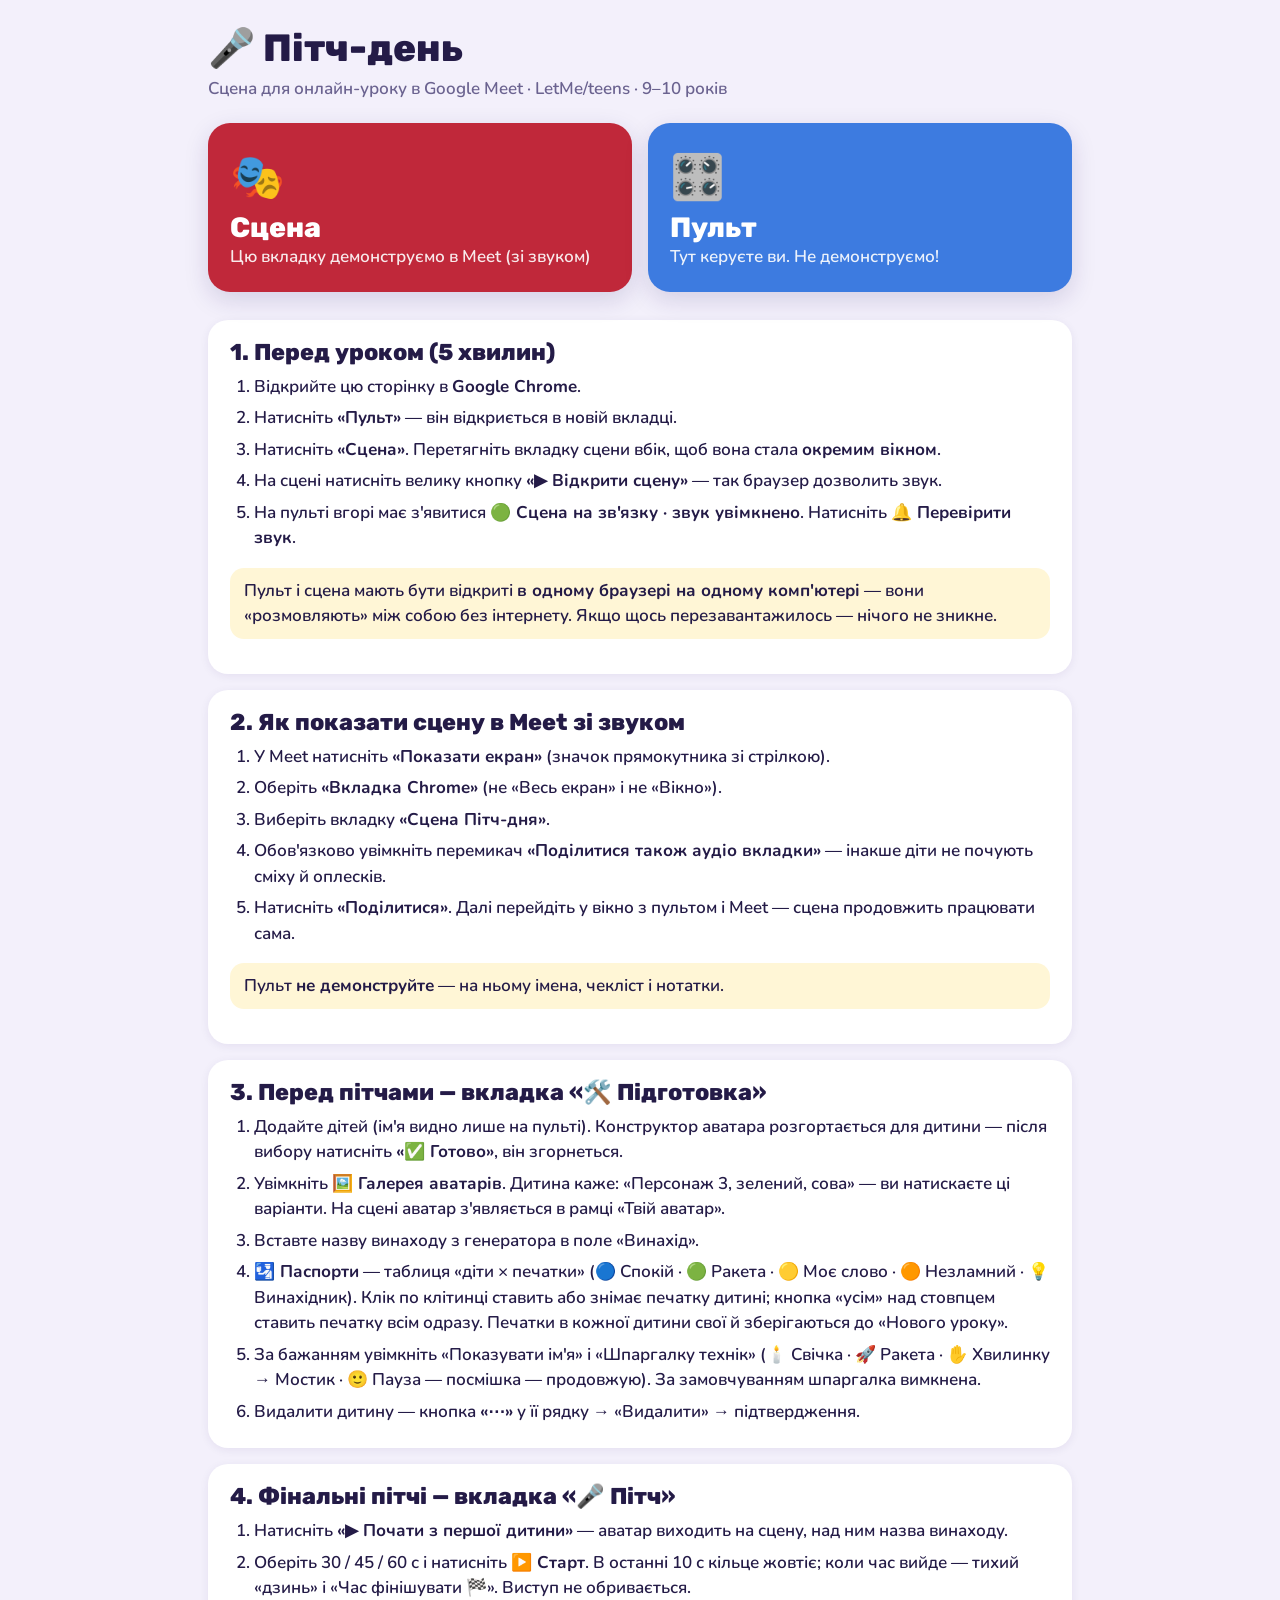
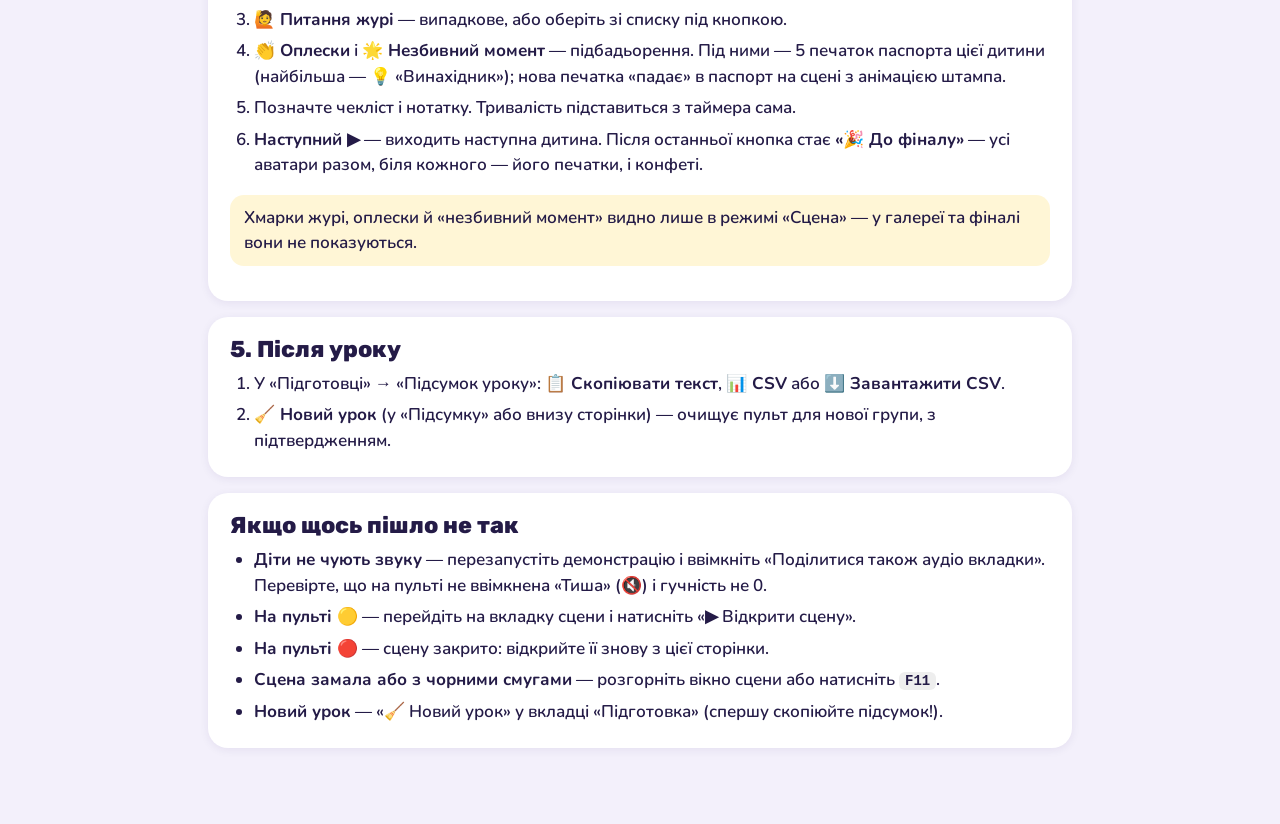
<file: index.html>
<!doctype html>
<html lang="uk">
<head>
  <meta charset="utf-8">
  <meta name="viewport" content="width=device-width, initial-scale=1">
  <title>Пітч-день · LetMe/teens</title>
  <link href="https://fonts.googleapis.com/css2?family=Nunito:wght@600;800;900&family=Rubik:wght@700;800&display=swap" rel="stylesheet">
  <style>
    :root {
      --font-main: 'Nunito', 'Segoe UI', Arial, sans-serif;
      --font-title: 'Rubik', 'Nunito', Arial, sans-serif;
      --bg: #f3f0fb; --card: #fff; --text: #241b47; --muted: #6b6390;
      --stage: #c0283a; --pult: #3d7be0; --accent: #ffcf3f;
    }
    * { box-sizing: border-box; }
    body { margin: 0; background: var(--bg); color: var(--text); font: 600 17px/1.5 var(--font-main); }
    .wrap { max-width: 900px; margin: 0 auto; padding: 28px 18px 60px; }
    h1 { font: 800 38px/1.1 var(--font-title); margin: 0 0 6px; }
    .sub { color: var(--muted); margin: 0 0 22px; }
    .cards { display: grid; grid-template-columns: repeat(auto-fit, minmax(260px, 1fr)); gap: 16px; margin-bottom: 28px; }
    .card { display: block; text-decoration: none; color: #fff; border-radius: 22px; padding: 22px; box-shadow: 0 8px 24px rgba(40, 20, 100, .15); }
    .card b { display: block; font: 800 28px var(--font-title); }
    .card span { opacity: .9; }
    .card.stage { background: var(--stage); }
    .card.pult { background: var(--pult); }
    .card .e { font-size: 44px; }
    section { background: var(--card); border-radius: 20px; padding: 18px 22px; margin-bottom: 16px; box-shadow: 0 2px 10px rgba(40, 20, 100, .07); }
    h2 { font: 800 23px var(--font-title); margin: 0 0 8px; }
    ol, ul { padding-left: 24px; margin: 6px 0; }
    li { margin-bottom: 6px; }
    .note { background: #fff6d6; border-radius: 14px; padding: 10px 14px; }
    kbd { background: #eee; border-radius: 6px; padding: 1px 6px; font-size: 14px; }
  </style>
</head>
<body>
  <div class="wrap">
    <h1>🎤 Пітч-день</h1>
    <p class="sub">Сцена для онлайн-уроку в Google Meet · LetMe/teens · 9–10 років</p>

    <div class="cards">
      <a class="card stage" href="stage.html" target="_blank" rel="noopener"><div class="e">🎭</div><b>Сцена</b><span>Цю вкладку демонструємо в Meet (зі звуком)</span></a>
      <a class="card pult" href="pult.html" target="_blank" rel="noopener"><div class="e">🎛️</div><b>Пульт</b><span>Тут керуєте ви. Не демонструємо!</span></a>
    </div>

    <section>
      <h2>1. Перед уроком (5 хвилин)</h2>
      <ol>
        <li>Відкрийте цю сторінку в <b>Google Chrome</b>.</li>
        <li>Натисніть <b>«Пульт»</b> — він відкриється в новій вкладці.</li>
        <li>Натисніть <b>«Сцена»</b>. Перетягніть вкладку сцени вбік, щоб вона стала <b>окремим вікном</b>.</li>
        <li>На сцені натисніть велику кнопку <b>«▶ Відкрити сцену»</b> — так браузер дозволить звук.</li>
        <li>На пульті вгорі має з'явитися <b>🟢 Сцена на зв'язку · звук увімкнено</b>. Натисніть <b>🔔 Перевірити звук</b>.</li>
      </ol>
      <p class="note">Пульт і сцена мають бути відкриті <b>в одному браузері на одному комп'ютері</b> — вони «розмовляють» між собою без інтернету. Якщо щось перезавантажилось — нічого не зникне.</p>
    </section>

    <section>
      <h2>2. Як показати сцену в Meet зі звуком</h2>
      <ol>
        <li>У Meet натисніть <b>«Показати екран»</b> (значок прямокутника зі стрілкою).</li>
        <li>Оберіть <b>«Вкладка Chrome»</b> (не «Весь екран» і не «Вікно»).</li>
        <li>Виберіть вкладку <b>«Сцена Пітч-дня»</b>.</li>
        <li>Обов'язково увімкніть перемикач <b>«Поділитися також аудіо вкладки»</b> — інакше діти не почують сміху й оплесків.</li>
        <li>Натисніть <b>«Поділитися»</b>. Далі перейдіть у вікно з пультом і Meet — сцена продовжить працювати сама.</li>
      </ol>
      <p class="note">Пульт <b>не демонструйте</b> — на ньому імена, чекліст і нотатки.</p>
    </section>

    <section>
      <h2>3. Перед пітчами — вкладка «🛠️ Підготовка»</h2>
      <ol>
        <li>Додайте дітей (ім'я видно лише на пульті). Конструктор аватара розгортається для дитини — після вибору натисніть <b>«✅ Готово»</b>, він згорнеться.</li>
        <li>Увімкніть <b>🖼️ Галерея аватарів</b>. Дитина каже: «Персонаж 3, зелений, сова» — ви натискаєте ці варіанти. На сцені аватар з'являється в рамці «Твій аватар».</li>
        <li>Вставте назву винаходу з генератора в поле «Винахід».</li>
        <li><b>🛂 Паспорти</b> — таблиця «діти × печатки» (🔵 Спокій · 🟢 Ракета · 🟡 Моє слово · 🟠 Незламний · 💡 Винахідник). Клік по клітинці ставить або знімає печатку дитині; кнопка «усім» над стовпцем ставить печатку всім одразу. Печатки в кожної дитини свої й зберігаються до «Нового уроку».</li>
        <li>За бажанням увімкніть «Показувати ім'я» і «Шпаргалку технік» (🕯️ Свічка · 🚀 Ракета · ✋ Хвилинку → Мостик · 🙂 Пауза — посмішка — продовжую). За замовчуванням шпаргалка вимкнена.</li>
        <li>Видалити дитину — кнопка <b>«⋯»</b> у її рядку → «Видалити» → підтвердження.</li>
      </ol>
    </section>

    <section>
      <h2>4. Фінальні пітчі — вкладка «🎤 Пітч»</h2>
      <ol>
        <li>Натисніть <b>«▶ Почати з першої дитини»</b> — аватар виходить на сцену, над ним назва винаходу.</li>
        <li>Оберіть 30 / 45 / 60 с і натисніть <b>▶️ Старт</b>. В останні 10 с кільце жовтіє; коли час вийде — тихий «дзинь» і «Час фінішувати 🏁». Виступ не обривається.</li>
        <li><b>🙋 Питання журі</b> — випадкове, або оберіть зі списку під кнопкою.</li>
        <li><b>👏 Оплески</b> і <b>🌟 Незбивний момент</b> — підбадьорення. Під ними — 5 печаток паспорта цієї дитини (найбільша — 💡 «Винахідник»); нова печатка «падає» в паспорт на сцені з анімацією штампа.</li>
        <li>Позначте чекліст і нотатку. Тривалість підставиться з таймера сама.</li>
        <li><b>Наступний ▶</b> — виходить наступна дитина. Після останньої кнопка стає <b>«🎉 До фіналу»</b> — усі аватари разом, біля кожного — його печатки, і конфеті.</li>
      </ol>
      <p class="note">Хмарки журі, оплески й «незбивний момент» видно лише в режимі «Сцена» — у галереї та фіналі вони не показуються.</p>
    </section>

    <section>
      <h2>5. Після уроку</h2>
      <ol>
        <li>У «Підготовці» → «Підсумок уроку»: <b>📋 Скопіювати текст</b>, <b>📊 CSV</b> або <b>⬇️ Завантажити CSV</b>.</li>
        <li><b>🧹 Новий урок</b> (у «Підсумку» або внизу сторінки) — очищує пульт для нової групи, з підтвердженням.</li>
      </ol>
    </section>

    <section>
      <h2>Якщо щось пішло не так</h2>
      <ul>
        <li><b>Діти не чують звуку</b> — перезапустіть демонстрацію і ввімкніть «Поділитися також аудіо вкладки». Перевірте, що на пульті не ввімкнена «Тиша» (🔇) і гучність не 0.</li>
        <li><b>На пульті 🟡</b> — перейдіть на вкладку сцени і натисніть «▶ Відкрити сцену».</li>
        <li><b>На пульті 🔴</b> — сцену закрито: відкрийте її знову з цієї сторінки.</li>
        <li><b>Сцена замала або з чорними смугами</b> — розгорніть вікно сцени або натисніть <kbd>F11</kbd>.</li>
        <li><b>Новий урок</b> — «🧹 Новий урок» у вкладці «Підготовка» (спершу скопіюйте підсумок!).</li>
      </ul>
    </section>
  </div>
</body>
</html>
</file>
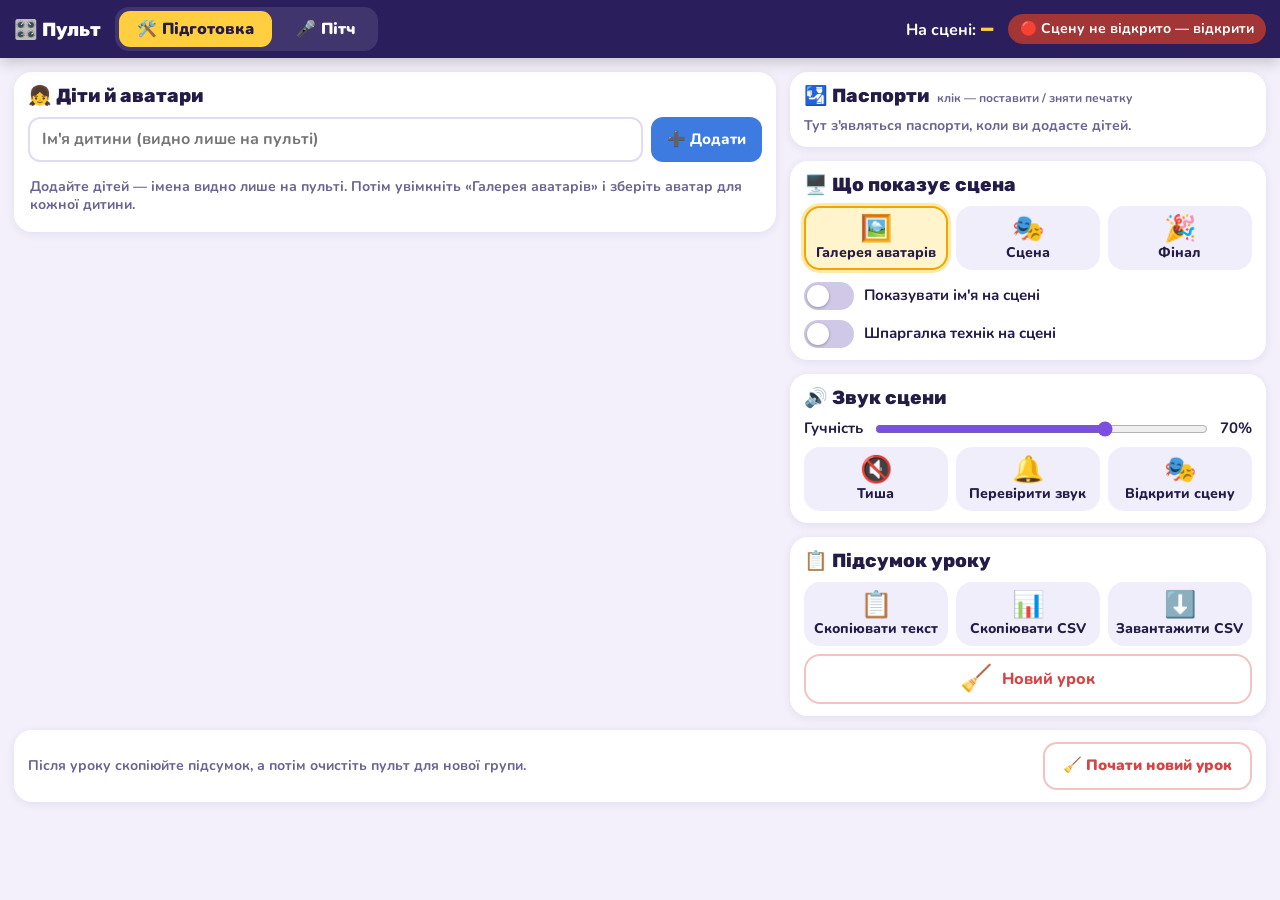
<file: pult.html>
<!doctype html>
<html lang="uk">
<head>
  <meta charset="utf-8">
  <meta name="viewport" content="width=device-width, initial-scale=1">
  <title>Пульт Пітч-дня</title>
  <link rel="preconnect" href="https://fonts.googleapis.com">
  <link rel="preconnect" href="https://fonts.gstatic.com" crossorigin>
  <link href="https://fonts.googleapis.com/css2?family=Nunito:wght@600;700;800;900&family=Rubik:wght@700;800&display=swap" rel="stylesheet">
  <link rel="stylesheet" href="css/avatars.css">
  <link rel="stylesheet" href="css/pult.css">
</head>
<body>
  <!-- ШАПКА: вкладки, поточна дитина, стан сцени -->
  <header class="top">
    <div class="brand" title="Цю вкладку не демонструємо">🎛️ Пульт</div>
    <nav class="tabs" role="tablist">
      <button class="tab" data-tab="prep" type="button" role="tab">🛠️ Підготовка</button>
      <button class="tab" data-tab="pitch" type="button" role="tab">🎤 Пітч</button>
    </nav>
    <div class="now">На сцені: <b id="now-name">—</b></div>
    <a id="status" class="status off" href="stage.html" target="_blank" rel="noopener">🔴 Сцену не відкрито</a>
  </header>

  <!-- ================= ПІДГОТОВКА ================= -->
  <main id="tab-prep" class="tab-page prep">
    <section class="card kids">
      <h2>👧 Діти й аватари</h2>
      <form id="add-form" class="add-row" autocomplete="off">
        <input id="new-name" type="text" placeholder="Ім'я дитини (видно лише на пульті)" maxlength="40">
        <button class="btn-inline" type="submit">➕ Додати</button>
      </form>
      <div id="kid-list" class="kid-list"></div>
    </section>

    <div class="side">
      <section class="card passports">
        <h2>🛂 Паспорти <small>клік — поставити / зняти печатку</small></h2>
        <div id="passport-table"></div>
      </section>

      <section class="card">
        <h2>🖥️ Що показує сцена</h2>
        <div class="btn-row three" id="modes">
          <button class="btn" data-mode="gallery" type="button"><span class="e">🖼️</span>Галерея аватарів</button>
          <button class="btn" data-mode="stage" type="button"><span class="e">🎭</span>Сцена</button>
          <button class="btn" data-mode="final" type="button"><span class="e">🎉</span>Фінал</button>
        </div>
        <div class="toggles">
          <label class="toggle"><input id="show-name" type="checkbox"><span></span> Показувати ім'я на сцені</label>
          <label class="toggle"><input id="show-cheat" type="checkbox"><span></span> Шпаргалка технік на сцені</label>
        </div>
      </section>

      <section class="card">
        <h2>🔊 Звук сцени</h2>
        <label class="vol">Гучність <input id="volume" type="range" min="0" max="100" step="5"> <b id="vol-val">70%</b></label>
        <div class="btn-row three">
          <button id="mute" class="btn" type="button"><span class="e">🔇</span>Тиша</button>
          <button id="test-sound" class="btn" type="button"><span class="e">🔔</span>Перевірити звук</button>
          <a class="btn" href="stage.html" target="_blank" rel="noopener"><span class="e">🎭</span>Відкрити сцену</a>
        </div>
      </section>

      <section class="card">
        <h2>📋 Підсумок уроку</h2>
        <div class="btn-row three">
          <button id="copy-text" class="btn" type="button"><span class="e">📋</span>Скопіювати текст</button>
          <button id="copy-csv" class="btn" type="button"><span class="e">📊</span>Скопіювати CSV</button>
          <button id="dl-csv" class="btn" type="button"><span class="e">⬇️</span>Завантажити CSV</button>
        </div>
        <div id="reset-zone-top" class="reset-zone" data-zone="top"></div>
      </section>
    </div>

    <section class="card danger-zone">
      <div id="reset-zone" class="reset-zone" data-zone="bottom"></div>
    </section>
  </main>

  <!-- ================= ПІТЧ (один екран без прокрутки) ================= -->
  <main id="tab-pitch" class="tab-page pitch">
    <!-- колонка 1: дитина + таймер -->
    <div class="col">
      <section class="card now-card">
        <div id="p-avatar" class="p-avatar"></div>
        <div id="p-name" class="p-name">—</div>
        <div id="p-invention" class="p-invention"></div>
      </section>
      <section class="card timer-card">
        <div class="timer-head">
          <div id="t-display" class="t-display">1:00</div>
          <button id="p-mute" class="mute-mini" type="button" title="Тиша на сцені">🔇</button>
        </div>
        <div id="t-state" class="t-state">готово до старту</div>
        <div class="t-bar"><div id="t-fill"></div></div>
        <div class="btn-row three" id="durations"></div>
        <div class="btn-row three">
          <button id="t-start" class="btn green" type="button"><span class="e">▶️</span>Старт</button>
          <button id="t-pause" class="btn yellow" type="button"><span class="e">⏸️</span>Пауза</button>
          <button id="t-reset" class="btn" type="button"><span class="e">🔄</span>Скинути</button>
        </div>
      </section>
    </div>

    <!-- колонка 2: журі й реакції -->
    <div class="col">
      <section class="card jury-card">
        <button class="btn huge violet" data-fx="question" type="button"><span class="e">🙋</span>Питання журі<small>випадкове</small></button>
        <details class="questions">
          <summary>Обрати питання зі списку</summary>
          <div id="q-list" class="q-list"></div>
        </details>
      </section>
      <section class="card react-card">
        <div class="btn-row two">
          <button class="btn big pink" data-fx="applause" type="button"><span class="e">👏</span>Оплески</button>
          <button class="btn big pink" data-fx="star" type="button"><span class="e">🌟</span>Незбивний момент</button>
        </div>
        <div id="p-stamps" class="p-stamps"></div>
      </section>
    </div>

    <!-- колонка 3: чекліст + наступний -->
    <div class="col">
      <section class="card check-card">
        <h3>Чекліст: <b id="check-for">—</b> <small>(на сцені не видно)</small></h3>
        <div id="checklist" class="checklist"></div>
        <label class="dur-row">⏱ Тривалість: <input id="duration" type="number" min="0" max="600" placeholder="—"> с <span id="dur-hint" class="dur-hint"></span></label>
        <textarea id="note" placeholder="Нотатка про виступ (лише для вас)"></textarea>
      </section>
      <button id="next" class="btn next-btn" type="button">Наступний ▶</button>
    </div>
  </main>

  <div id="toast" class="toast"></div>

  <dialog id="copy-dialog">
    <p>Не вдалося скопіювати автоматично. Виділіть текст (Ctrl+A) і скопіюйте (Ctrl+C):</p>
    <textarea id="copy-area" rows="14"></textarea>
    <form method="dialog"><button class="btn-inline" type="submit">Готово</button></form>
  </dialog>

  <script src="js/data.js"></script>
  <script src="js/sync.js"></script>
  <script src="js/avatars.js"></script>
  <script src="js/pult.js"></script>
</body>
</html>
</file>
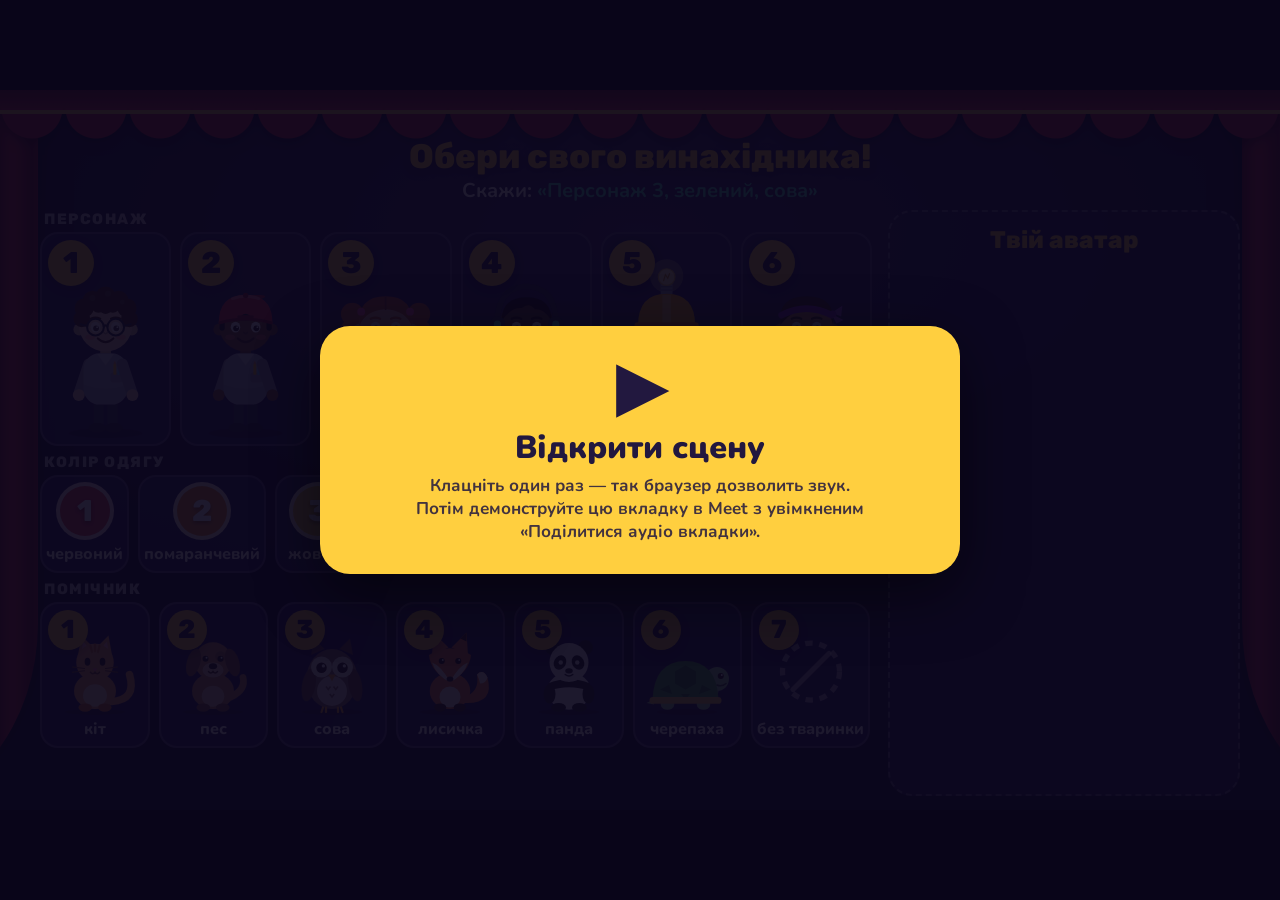
<file: stage.html>
<!doctype html>
<html lang="uk">
<head>
  <meta charset="utf-8">
  <meta name="viewport" content="width=device-width, initial-scale=1">
  <title>Сцена Пітч-дня</title>
  <link rel="preconnect" href="https://fonts.googleapis.com">
  <link rel="preconnect" href="https://fonts.gstatic.com" crossorigin>
  <link href="https://fonts.googleapis.com/css2?family=Nunito:wght@600;800;900&family=Rubik:wght@700;800&display=swap" rel="stylesheet">
  <link rel="stylesheet" href="css/avatars.css">
  <link rel="stylesheet" href="css/stage.css">
</head>
<body>
  <div id="viewport">
    <div id="stage" class="mode-gallery">
      <!-- декорації -->
      <div class="bg"></div>
      <div class="spot"></div>
      <div class="spot-pool"></div>
      <div class="floor"></div>
      <div class="curtain left"></div>
      <div class="curtain right"></div>
      <div class="valance"></div>

      <!-- ===== РЕЖИМ «СЦЕНА» ===== -->
      <section id="scene" class="screen">
        <div id="passport">
          <div class="passport-title">📘 Паспорт винахідника</div>
          <div id="stamps" class="stamps"></div>
        </div>

        <div id="timer" class="timer idle">
          <svg viewBox="0 0 160 160" aria-hidden="true">
            <circle class="ring-bg" cx="80" cy="80" r="68"></circle>
            <circle id="ring" class="ring" cx="80" cy="80" r="68"></circle>
          </svg>
          <div id="timer-text" class="timer-text">1:00</div>
        </div>
        <div id="finish-pill">Час фінішувати 🏁</div>

        <aside id="cheat">
          <div class="cheat-title">Шпаргалка</div>
          <div id="cheat-list"></div>
        </aside>

        <div id="banner">
          <div id="speaker-name"></div>
          <div id="invention"></div>
        </div>

        <div id="speaker-slot"></div>
        <div id="empty-stage">🎤 Скоро на сцені — наш винахідник!</div>

      </section>

      <!-- ===== РЕЖИМ «ГАЛЕРЕЯ АВАТАРІВ» ===== -->
      <section id="gallery" class="screen">
        <div class="g-head">
          <h1>Обери свого винахідника!</h1>
          <p>Скажи: <b>«Персонаж 3, зелений, сова»</b></p>
        </div>
        <div class="g-body">
          <div class="g-options">
            <div class="g-label">Персонаж</div>
            <div id="g-chars" class="g-row"></div>
            <div class="g-label">Колір одягу</div>
            <div id="g-colors" class="g-row"></div>
            <div class="g-label">Помічник</div>
            <div id="g-pets" class="g-row"></div>
          </div>
          <div class="g-preview">
            <div class="g-preview-title">Твій аватар</div>
            <div id="g-preview-slot"></div>
            <div id="g-preview-caption"></div>
          </div>
        </div>
      </section>

      <!-- ===== РЕЖИМ «ФІНАЛ» ===== -->
      <section id="final" class="screen">
        <h1 class="final-title">🎉 Наші винахідники! 🎉</h1>
        <div id="final-grid"></div>
      </section>

      <!-- журі -->
      <div id="jury"></div>

      <!-- ефекти -->
      <div id="fx-layer"></div>
      <canvas id="confetti" width="1280" height="720"></canvas>
    </div>
  </div>

  <!-- один клік, щоб браузер дозволив звук -->
  <div id="start-overlay">
    <button id="start-btn" type="button">
      <span class="big">▶</span>
      <span>Відкрити сцену</span>
      <small>Клацніть один раз — так браузер дозволить звук.<br>Потім демонструйте цю вкладку в Meet з увімкненим «Поділитися аудіо вкладки».</small>
    </button>
  </div>

  <script src="js/data.js"></script>
  <script src="js/sync.js"></script>
  <script src="js/avatars.js"></script>
  <script src="js/sound.js"></script>
  <script src="js/stage.js"></script>
</body>
</html>
</file>
<file: css/avatars.css>
/* =========================================================
   Аватари: розміри й анімації (спільне для сцени і пульта)
   ========================================================= */
:root {
  --av-breathe-time: 3.4s;   /* «дихання» в очікуванні */
  --av-sway-time: 2.4s;      /* погойдування під час таймера */
  --av-blink-time: 4.6s;     /* кліпання очима */
}

.avatar { position: relative; display: flex; align-items: flex-end; height: 100%; }
.av-char-wrap { height: 100%; aspect-ratio: 200 / 302; flex: none; }
.av-char, .av-pet { display: block; width: 100%; height: 100%; overflow: visible; }
.av-pet-wrap { height: 44%; aspect-ratio: 1; flex: none; margin-left: -6%; margin-bottom: 1%; }

/* обличчя: за замовчуванням усмішка */
.m-open, .m-hmm, .p-laugh { display: none; }

/* ---------- живі анімації (лише на сцені: клас .live) ---------- */
.live .av-idle { transform-origin: 100px 282px; }
.live.breathe .av-idle { animation: av-breathe var(--av-breathe-time) ease-in-out infinite; }
.live.sway .av-idle    { animation: av-sway var(--av-sway-time) ease-in-out infinite; }
.live .eyes { transform-origin: 100px 105px; animation: av-blink var(--av-blink-time) infinite; }
.live .pet-body { transform-origin: 60px 116px; animation: pet-bob 2.3s ease-in-out infinite; }
.live .bulb-glow { transform-origin: 100px 18px; animation: bulb-glow 2.4s ease-in-out infinite; }

@keyframes av-breathe { 0%, 100% { transform: scale(1, 1); } 50% { transform: scale(1.012, 1.03); } }
@keyframes av-sway    { 0%, 100% { transform: rotate(-2.6deg); } 50% { transform: rotate(2.6deg); } }
@keyframes av-blink   { 0%, 92%, 100% { transform: scaleY(1); } 95% { transform: scaleY(.1); } }
@keyframes pet-bob    { 0%, 100% { transform: scale(1, 1); } 50% { transform: scale(1.03, .96); } }
@keyframes bulb-glow  { 0%, 100% { opacity: .18; transform: scale(.9); } 50% { opacity: .45; transform: scale(1.08); } }

/* поява на сцені */
.avatar.appear { animation: av-appear 1s cubic-bezier(.2, 1.3, .4, 1) both; }
.avatar.appear .av-pet-wrap { animation: pet-appear .7s .55s cubic-bezier(.2, 1.6, .4, 1) both; }
@keyframes av-appear {
  0% { transform: translateY(-110%) scale(.6); opacity: 0; }
  60% { opacity: 1; }
  100% { transform: none; opacity: 1; }
}
@keyframes pet-appear { 0% { transform: scale(0) translateY(40%); } 100% { transform: none; } }

/* оновлення у галереї */
.avatar.pop { animation: av-pop .5s cubic-bezier(.2, 1.6, .4, 1); }
@keyframes av-pop { 0% { transform: scale(.75); } 100% { transform: none; } }

/* «чухає потилицю» — питання журі */
.scratch .arm-r { transform-origin: 128px 166px; animation: av-scratch 2.6s ease-in-out both; }
.scratch .av-head { transform-origin: 100px 140px; animation: av-tilt 2.6s ease-in-out both; }
.scratch .m-smile { display: none; }
.scratch .m-hmm { display: inline; }
@keyframes av-scratch {
  0%   { transform: none; }
  16%  { transform: translate(-2px, -18px) rotate(-150deg); }
  28%  { transform: translate(-2px, -18px) rotate(-138deg); }
  40%  { transform: translate(-2px, -18px) rotate(-154deg); }
  52%  { transform: translate(-2px, -18px) rotate(-138deg); }
  64%  { transform: translate(-2px, -18px) rotate(-154deg); }
  84%  { transform: translate(-2px, -18px) rotate(-146deg); }
  100% { transform: none; }
}
@keyframes av-tilt { 0%, 100% { transform: none; } 20%, 80% { transform: rotate(-6deg); } }

/* радість — оплески і «незбивний момент» */
.joy .av-jump { transform-origin: 100px 282px; animation: av-jump .56s ease-out 3; }
.joy .arm-l { transform-origin: 72px 166px; animation: av-arm-l 1.8s ease-in-out both; }
.joy .arm-r { transform-origin: 128px 166px; animation: av-arm-r 1.8s ease-in-out both; }
.joy .m-smile, .joy .m-hmm { display: none; }
.joy .m-open { display: inline; }
.joy .av-pet-wrap { animation: pet-hop .5s ease-out 3; }
.joy .p-normal { display: none; }
.joy .p-laugh { display: inline; }
@keyframes av-jump { 0%, 100% { transform: none; } 40% { transform: translateY(-24px) scale(1.02, .98); } }
@keyframes av-arm-l { 0%, 100% { transform: none; } 15%, 85% { transform: rotate(140deg); } 50% { transform: rotate(125deg); } }
@keyframes av-arm-r { 0%, 100% { transform: none; } 15%, 85% { transform: rotate(-140deg); } 50% { transform: rotate(-125deg); } }

/* тваринка сміється — смішок і хвиля сміху */
.laughing .av-pet-wrap { animation: pet-hop .46s ease-out 6; }
.laughing .pet-body { animation: pet-giggle .2s linear infinite !important; }
.laughing .p-normal { display: none; }
.laughing .p-laugh { display: inline; }
@keyframes pet-hop { 0%, 100% { transform: none; } 40% { transform: translateY(-26%) rotate(-4deg); } }
@keyframes pet-giggle { 0%, 100% { transform: rotate(-3deg); } 50% { transform: rotate(3deg); } }

/* ідея — лампочка на шоломі яскравішає */
.idea .bulb { fill: #fffbe0; }
.idea .bulb-glow { animation: none !important; opacity: .85; transform: scale(1.5); transform-origin: 100px 18px; transition: all .3s; }
</file>
<file: css/pult.css>
/* =========================================================
   ПУЛЬТ ПІТЧ-ДНЯ (не демонструється)
   Кольори й шрифти — тут, на початку файлу.
   ========================================================= */
:root {
  --font-main: 'Nunito', 'Segoe UI', Arial, sans-serif;
  --font-title: 'Rubik', 'Nunito', 'Segoe UI', Arial, sans-serif;

  --bg: #f3f0fb;
  --panel: #ffffff;
  --text: #241b47;
  --muted: #6b6390;
  --line: #e2dcf3;
  --soft: #f7f5ff;
  --header: #2a1f5c;
  --header-text: #ffffff;

  --btn: #f1eefb;
  --btn-hover: #e6e0fa;
  --sel: #ffcf3f;
  --sel-ring: #f0a500;
  --sel-bg: #fff4cc;

  --green: #2fb36d;
  --blue: #3d7be0;
  --yellow: #f7c331;
  --violet: #7c4fe0;
  --pink: #e8559b;
  --danger: #d64545;

  --hdr: 58px;   /* висота шапки */
}

* { box-sizing: border-box; }
body { margin: 0; background: var(--bg); color: var(--text); font: 700 15px/1.3 var(--font-main); }
button, input, textarea { font: inherit; color: inherit; }
[hidden] { display: none !important; }

/* ---------- шапка ---------- */
.top {
  position: sticky; top: 0; z-index: 20; height: var(--hdr);
  display: flex; align-items: center; gap: 14px; padding: 0 14px;
  background: var(--header); color: var(--header-text); box-shadow: 0 4px 14px rgba(0,0,0,.2);
}
.brand { font: 800 19px var(--font-title); white-space: nowrap; }
.tabs { display: flex; gap: 6px; background: rgba(255,255,255,.1); padding: 4px; border-radius: 14px; }
.tab { border: 0; border-radius: 11px; padding: 8px 18px; background: transparent; color: #fff; cursor: pointer; font-weight: 900; font-size: 16px; white-space: nowrap; }
.tab:hover { background: rgba(255,255,255,.12); }
.tab.on { background: var(--sel); color: var(--text); }
.now { margin-left: auto; font-size: 16px; white-space: nowrap; overflow: hidden; text-overflow: ellipsis; min-width: 0; }
.now b { font: 800 19px var(--font-title); color: var(--sel); }
.status { padding: 6px 12px; border-radius: 20px; font-size: 14px; color: #fff; text-decoration: none; white-space: nowrap; }
.status.ok { background: #1f8a52; cursor: default; }
.status.warn { background: #b88400; cursor: default; }
.status.off { background: #a23535; }

.tab-page { display: none; }
.tab-page.on { display: grid; }

/* ---------- картки й кнопки ---------- */
.card { background: var(--panel); border-radius: 18px; padding: 12px 14px; box-shadow: 0 2px 10px rgba(40, 20, 100, .08); }
.card h2 { margin: 0 0 10px; font: 800 19px var(--font-title); }
.btn-row { display: grid; gap: 8px; }
.btn-row + .btn-row, .btn-row + .btn, .vol + .btn-row { margin-top: 8px; }
.btn-row.two { grid-template-columns: repeat(2, minmax(0, 1fr)); }
.btn-row.three { grid-template-columns: repeat(3, minmax(0, 1fr)); }
.btn {
  border: 2px solid transparent; border-radius: 16px; background: var(--btn); cursor: pointer; color: var(--text); text-decoration: none;
  min-height: 64px; padding: 6px; display: flex; flex-direction: column; align-items: center; justify-content: center; gap: 2px;
  font-weight: 800; font-size: 14px; line-height: 1.15; text-align: center; transition: transform .08s, background .15s;
}
.btn .e { font-size: 26px; line-height: 1.1; }
.btn small { font-size: 12px; font-weight: 700; color: var(--muted); }
.btn:hover { background: var(--btn-hover); }
.btn:active { transform: scale(.96); }
.btn.big { min-height: 84px; font-size: 16px; }
.btn.big .e { font-size: 34px; }
.btn.huge { width: 100%; min-height: 108px; font-size: 22px; }
.btn.huge .e { font-size: 44px; }
.btn.wide { width: 100%; min-height: 56px; flex-direction: row; gap: 10px; font-size: 16px; }
.btn.wide .e { font-size: 26px; }
.btn.green  { background: #dcf5e8; } .btn.green:hover  { background: #c8eed9; }
.btn.yellow { background: #fdf1cc; } .btn.yellow:hover { background: #fbe7a8; }
.btn.violet { background: #ebe3fc; } .btn.violet:hover { background: #ddd0fa; }
.btn.pink   { background: #fbe0ee; } .btn.pink:hover   { background: #f8cbe2; }
.btn.sel { border-color: var(--sel-ring); background: var(--sel-bg); box-shadow: 0 0 0 3px rgba(255, 207, 63, .45); }
.btn.fired { animation: fired .5s; }
@keyframes fired { 0% { box-shadow: 0 0 0 0 rgba(124, 79, 224, .7); } 100% { box-shadow: 0 0 0 14px rgba(124, 79, 224, 0); } }
.btn:disabled { opacity: .45; cursor: not-allowed; }
.btn-inline { border: 0; border-radius: 12px; padding: 10px 16px; background: var(--blue); color: #fff; cursor: pointer; font-weight: 800; white-space: nowrap; }
.btn-inline.ghost { background: var(--btn); color: var(--text); }
.btn-inline.red { background: var(--danger); }
.btn-inline.green { background: var(--green); }

/* ================= ПІДГОТОВКА ================= */
.prep { grid-template-columns: minmax(0, 1.6fr) minmax(320px, 1fr); gap: 14px; padding: 14px; max-width: 1500px; margin: 0 auto; align-items: start; }
.side { display: flex; flex-direction: column; gap: 14px; }
.danger-zone { grid-column: 1 / -1; }
@media (max-width: 900px) { .prep { grid-template-columns: 1fr; } }

.add-row { display: flex; gap: 8px; margin-bottom: 10px; }
.add-row input { flex: 1; min-width: 0; border: 2px solid var(--line); border-radius: 12px; padding: 10px 12px; font-size: 16px; }
.kid-list { display: flex; flex-direction: column; gap: 8px; }
.kid-list .empty { color: var(--muted); font-size: 14px; padding: 6px 2px; }

.kid { border: 2px solid var(--line); border-radius: 16px; background: #fbfaff; }
.kid.sel { border-color: var(--sel-ring); }
.kid.open { background: var(--soft); }
.kid-head { display: flex; align-items: center; gap: 10px; padding: 6px 8px; cursor: pointer; border-radius: 14px; }
.kid-head:hover { background: rgba(124, 79, 224, .06); }
.kid .mini { width: 34px; height: 48px; flex: none; }
.kid .mini svg { width: 100%; height: 100%; }
.kid-num { font: 800 15px var(--font-title); color: var(--muted); width: 22px; text-align: right; flex: none; }
.kid-info { flex: 1; min-width: 0; }
.kid-info b { font-size: 16px; display: block; }
.kid-info small { display: block; color: var(--muted); font-weight: 700; font-size: 13px; white-space: nowrap; overflow: hidden; text-overflow: ellipsis; }
.kid-badges { font-size: 13px; white-space: nowrap; color: var(--muted); }
.kid-edit { border: 0; background: var(--btn); border-radius: 10px; padding: 7px 10px; cursor: pointer; font-weight: 800; font-size: 13px; white-space: nowrap; }
.kid.open .kid-edit { background: var(--sel); }
.menu-wrap { position: relative; flex: none; }
.dots { border: 0; background: transparent; width: 36px; height: 36px; border-radius: 10px; cursor: pointer; font-size: 20px; font-weight: 900; color: var(--muted); }
.dots:hover { background: var(--btn); }
.menu {
  position: absolute; right: 0; top: 40px; z-index: 10; width: 260px; padding: 8px; border-radius: 14px;
  background: #fff; box-shadow: 0 10px 30px rgba(30, 20, 80, .25); border: 1px solid var(--line); cursor: default;
}
.menu button.item { width: 100%; text-align: left; border: 0; background: transparent; padding: 10px; border-radius: 10px; cursor: pointer; font-weight: 800; }
.menu button.item:hover { background: #fde2e2; color: var(--danger); }
.menu p { margin: 2px 4px 10px; font-size: 14px; }
.menu .acts { display: flex; gap: 6px; }
.menu .acts button { flex: 1; padding: 9px 6px; }

.kid-editor { padding: 4px 12px 12px; border-top: 1px dashed var(--line); }
.ed-label { font-size: 12px; color: var(--muted); font-weight: 800; margin: 10px 0 5px; text-transform: uppercase; letter-spacing: .4px; }
.ed-label small { text-transform: none; letter-spacing: 0; }
.pick-row { display: grid; gap: 6px; }
.pick-row.chars { grid-template-columns: repeat(6, minmax(0, 1fr)); }
.pick-row.colors { grid-template-columns: repeat(auto-fill, minmax(86px, 1fr)); }
.pick-row.pets { grid-template-columns: repeat(auto-fill, minmax(86px, 1fr)); }
.pick {
  border: 2px solid var(--line); background: #fff; border-radius: 12px; cursor: pointer; padding: 5px 3px 4px;
  display: flex; flex-direction: column; align-items: center; gap: 2px; position: relative; font-weight: 800;
}
.pick:hover { border-color: #c7bdf0; }
.pick.sel { border-color: var(--sel-ring); background: var(--sel-bg); box-shadow: 0 0 0 3px rgba(255, 207, 63, .45); }
.pick .n { position: absolute; left: 5px; top: 3px; font: 800 15px var(--font-title); color: var(--muted); }
.pick.sel .n { color: var(--text); }
.chars .pick svg { height: 70px; width: auto; }
.pets .pick svg { width: 42px; height: 42px; }
.colors .pick .sw { width: 30px; height: 30px; border-radius: 50%; border: 2px solid rgba(0,0,0,.12); }
/* підписи не обрізаються: дрібніший шрифт і перенос */
.pick .lbl { font-size: 10.5px; line-height: 1.1; text-align: center; letter-spacing: -.1px; max-width: 100%; }
.colors .pick, .pets .pick { padding-left: 1px; padding-right: 1px; }
.kid-editor textarea { width: 100%; border: 2px solid var(--line); border-radius: 12px; padding: 8px 10px; resize: vertical; font-size: 16px; }
/* ---------- паспорти: таблиця печаток ---------- */
.card h2 small { font: 700 12px var(--font-main); color: var(--muted); margin-left: 4px; }
.passports .empty { color: var(--muted); font-size: 14px; }
.pp-table { display: flex; flex-direction: column; gap: 3px; }
.pp-row { display: grid; grid-template-columns: minmax(0, 1fr) repeat(5, 56px); gap: 4px; align-items: center; border-radius: 10px; padding: 1px 2px; }
.pp-row.live { background: var(--sel-bg); }
.pp-head { align-items: end; padding-bottom: 4px; border-bottom: 2px solid var(--line); margin-bottom: 2px; }
.pp-col { display: flex; flex-direction: column; align-items: center; gap: 2px; }
.pp-e { font-size: 18px; line-height: 1; }
.pp-l { font-size: 9.5px; font-weight: 800; color: var(--ink); white-space: nowrap; letter-spacing: -.1px; }
.pp-all { border: 1.5px solid var(--ink); background: #fff; color: var(--ink); border-radius: 8px; font-size: 11px; font-weight: 900; padding: 2px 0; width: 100%; cursor: pointer; }
.pp-all:hover { background: color-mix(in srgb, var(--ink) 12%, white); }
.pp-all:disabled { border-color: var(--line); color: var(--muted); cursor: default; background: #fff; }
.pp-kid { display: flex; align-items: center; gap: 6px; min-width: 0; }
.pp-mini { width: 22px; height: 30px; flex: none; }
.pp-mini svg { width: 100%; height: 100%; }
.pp-name { font-size: 14px; font-weight: 800; white-space: nowrap; overflow: hidden; text-overflow: ellipsis; }
.pp-cell {
  height: 30px; border-radius: 9px; border: 2px solid #e4e1ee; background: #f1f0f5; cursor: pointer;
  font-size: 15px; line-height: 1; filter: grayscale(1); opacity: .55; transition: background .15s;
}
.pp-cell:hover { opacity: .85; border-color: #c9c4dc; }
.pp-cell.on { filter: none; opacity: 1; background: var(--ink); border-color: var(--ink); color: #fff; font-weight: 900; font-size: 17px; }

/* анімація штампа на пульті */
.stamped { animation: stamp-press .45s cubic-bezier(.3, 1.5, .5, 1); }
@keyframes stamp-press { 0% { transform: scale(1.7) rotate(-14deg); } 60% { transform: scale(.9) rotate(3deg); } 100% { transform: none; } }
.ed-actions { display: flex; gap: 8px; margin-top: 12px; flex-wrap: wrap; }
.ed-actions .btn-inline { padding: 12px 18px; font-size: 16px; }

.toggles { display: flex; flex-direction: column; gap: 10px; margin-top: 12px; }
.toggle { display: flex; align-items: center; gap: 10px; cursor: pointer; font-size: 15px; position: relative; }
.toggle input { position: absolute; opacity: 0; width: 1px; height: 1px; }
.toggle span { width: 50px; height: 28px; border-radius: 20px; background: #cfc8e6; position: relative; flex: none; transition: background .2s; }
.toggle span::after { content: ''; position: absolute; left: 3px; top: 3px; width: 22px; height: 22px; border-radius: 50%; background: #fff; transition: transform .2s; box-shadow: 0 1px 3px rgba(0,0,0,.3); }
.toggle input:checked + span { background: var(--green); }
.toggle input:checked + span::after { transform: translateX(22px); }
.toggle input:focus-visible + span { outline: 3px solid var(--sel); }

.vol { display: flex; align-items: center; gap: 10px; font-size: 15px; }
.vol input { flex: 1; accent-color: var(--violet); }
#mute.on { background: #fbe3e3; color: var(--danger); }

#reset-zone-top { margin-top: 8px; }
.btn.new-lesson { background: #fff; border-color: #f3c3c3; color: var(--danger); min-height: 50px; }
.btn.new-lesson:hover { background: #fbe3e3; }
.reset-row { display: flex; align-items: center; gap: 12px; flex-wrap: wrap; }
.reset-row p { margin: 0; flex: 1; min-width: 220px; color: var(--muted); font-size: 14px; }
.reset-btn { border: 2px solid #f3c3c3; background: #fff; color: var(--danger); border-radius: 14px; padding: 12px 18px; cursor: pointer; font-weight: 900; font-size: 15px; }
.reset-btn:hover { background: #fbe3e3; }
.reset-confirm { background: #fff3f3; border-radius: 14px; padding: 12px; display: flex; flex-wrap: wrap; align-items: center; gap: 10px; }
.reset-confirm p { margin: 0; flex: 1; min-width: 240px; font-size: 15px; }

/* ================= ПІТЧ ================= */
.pitch {
  grid-template-columns: minmax(0, 1fr) minmax(0, 1fr) minmax(0, 1.25fr);
  gap: 12px; padding: 12px; height: calc(100vh - var(--hdr)); overflow: hidden;
}
.pitch .col { display: flex; flex-direction: column; gap: 12px; min-height: 0; }
.pitch .card { padding: 10px 12px; }

.now-card { flex: 1; min-height: 0; display: flex; flex-direction: column; align-items: center; text-align: center; }
.p-avatar { flex: 1; min-height: 70px; width: 100%; display: flex; justify-content: center; align-items: flex-end; }
.p-avatar .avatar { height: 100%; max-height: 230px; }
.p-avatar .empty { align-self: center; color: var(--muted); font-size: 14px; padding: 8px; }
.p-name { font: 800 24px/1.15 var(--font-title); margin-top: 4px; }
.p-invention { font-size: 14px; color: var(--muted); display: -webkit-box; -webkit-line-clamp: 2; -webkit-box-orient: vertical; overflow: hidden; }

.timer-card { flex: none; }
.timer-head { display: flex; align-items: center; justify-content: center; position: relative; }
.t-display { font: 800 52px/1 var(--font-title); }
.t-display.warn { color: #c99500; }
.t-display.over { color: var(--danger); }
.mute-mini { position: absolute; right: 0; top: 0; border: 0; background: var(--btn); border-radius: 10px; width: 38px; height: 38px; cursor: pointer; font-size: 18px; }
.mute-mini.on { background: #fbe3e3; }
.t-state { text-align: center; color: var(--muted); font-size: 13px; margin: 2px 0 6px; min-height: 17px; }
.t-bar { height: 8px; border-radius: 6px; background: var(--line); overflow: hidden; margin-bottom: 8px; }
#t-fill { height: 100%; width: 0; background: var(--green); transition: width .2s linear; }
#t-fill.warn { background: var(--yellow); }
#durations .btn { min-height: 44px; font-size: 17px; }
.timer-card .btn-row:last-child .btn { min-height: 62px; }

.jury-card { flex: 1; min-height: 0; display: flex; flex-direction: column; gap: 8px; overflow: hidden; }
.jury-card .btn.huge { flex: none; }
.questions { min-height: 0; }
.questions summary { position: sticky; top: 0; z-index: 1; cursor: pointer; padding: 9px 12px; border-radius: 12px; background: #f4f0ff; font-weight: 800; list-style-position: inside; }
.questions[open] { flex: 1; overflow-y: auto; }
.q-list { display: flex; flex-direction: column; gap: 5px; margin-top: 6px; }
.q-btn { border: 2px solid var(--line); background: #fff; border-radius: 12px; padding: 7px 10px; cursor: pointer; text-align: left; font-size: 14px; font-weight: 700; }
.q-btn:hover { border-color: var(--violet); }
.react-card { flex: none; }
/* рядок печаток поточної дитини */
.p-stamps { display: grid; grid-template-columns: repeat(4, minmax(0, 1fr)) minmax(0, 1.7fr); gap: 6px; margin-top: 8px; }
.pstamp {
  position: relative; min-height: 62px; border-radius: 14px; border: 2px solid #e4e1ee; background: #f4f3f8; cursor: pointer;
  display: flex; flex-direction: column; align-items: center; justify-content: center; gap: 2px; padding: 4px 2px; color: var(--muted);
}
.pstamp .e { font-size: 20px; line-height: 1; filter: grayscale(1); opacity: .6; }
.pstamp .l { font-size: 10.5px; font-weight: 800; line-height: 1.05; text-align: center; }
.pstamp.main .e { font-size: 30px; }
.pstamp.main .l { font-size: 14px; }
.pstamp .ok { position: absolute; top: 3px; right: 5px; font-size: 13px; font-weight: 900; }
.pstamp:hover { border-color: #c9c4dc; }
.pstamp.on { background: var(--ink); border-color: var(--ink); color: #fff; }
.pstamp.on .e { filter: none; opacity: 1; }
.pstamp:disabled { opacity: .45; cursor: not-allowed; }

.check-card { flex: 1; min-height: 0; display: flex; flex-direction: column; }
.check-card h3 { margin: 0 0 8px; font: 800 17px var(--font-title); }
.check-card h3 small { font: 700 12px var(--font-main); color: var(--muted); }
.checklist { display: flex; flex-direction: column; gap: 5px; }
.check { display: flex; align-items: center; gap: 10px; padding: 7px 10px; border-radius: 12px; background: var(--soft); cursor: pointer; font-size: 14px; line-height: 1.2; }
.check input { width: 22px; height: 22px; flex: none; accent-color: var(--green); margin: 0; }
.check.on { background: #dcf5e8; }
.check .cn { font: 800 14px var(--font-title); color: var(--muted); width: 14px; flex: none; }
.dur-row { display: flex; align-items: center; gap: 8px; flex-wrap: wrap; margin: 8px 0; font-size: 14px; }
.dur-row input { width: 74px; border: 2px solid var(--line); border-radius: 10px; padding: 5px 8px; font-size: 15px; }
.dur-hint { font-size: 12px; padding: 2px 8px; border-radius: 8px; }
.dur-hint.ok { background: #dcf5e8; color: #1f7a4a; }
.dur-hint.no { background: #fdf1cc; color: #8a6500; }
#note { width: 100%; flex: 1; min-height: 56px; border: 2px solid var(--line); border-radius: 12px; padding: 8px 10px; resize: none; font-size: 15px; }
.next-btn { flex: none; min-height: 78px; font-size: 26px; font-family: var(--font-title); background: var(--blue); color: #fff; }
.next-btn:hover { background: #2f69c9; }
.next-btn.final { background: var(--pink); }

/* вузький екран — дозволяємо прокрутку */
@media (max-width: 980px), (max-height: 560px) {
  .pitch { grid-template-columns: 1fr; height: auto; overflow: visible; }
  .p-avatar { height: 170px; flex: none; }
  .jury-card, .check-card { flex: none; }
  .questions[open] { max-height: 300px; }
  #note { min-height: 80px; }
}
@media (max-width: 700px) {
  .top { height: auto; flex-wrap: wrap; padding: 8px 10px; }
  :root { --hdr: 0px; }
  .now { margin-left: 0; }
}

/* ---------- повідомлення ---------- */
.toast { position: fixed; left: 50%; bottom: 24px; transform: translateX(-50%) translateY(30px); background: var(--header); color: #fff; padding: 12px 20px; border-radius: 14px; font-weight: 800; opacity: 0; pointer-events: none; transition: all .3s; z-index: 50; max-width: 90vw; text-align: center; }
.toast.show { opacity: 1; transform: translateX(-50%); }
dialog { border: 0; border-radius: 16px; padding: 18px; width: min(640px, 92vw); }
dialog textarea { width: 100%; font: 600 13px monospace; }
</file>
<file: css/stage.css>
/* =========================================================
   СЦЕНА ПІТЧ-ДНЯ — екран для демонстрації в Google Meet
   Кольори й шрифти — тут, на початку файлу.
   ========================================================= */
:root {
  /* шрифти */
  --font-main: 'Nunito', 'Segoe UI', Arial, sans-serif;
  --font-title: 'Rubik', 'Nunito', 'Segoe UI', Arial, sans-serif;

  /* сцена */
  --bg-top: #3a2a6e;
  --bg-bottom: #120c28;
  --curtain: #c0283a;
  --curtain-dark: #7d1324;
  --curtain-trim: #f2c14e;
  --floor-light: #8a5632;
  --floor-dark: #4b2c19;
  --spot: rgba(255, 244, 196, .17);
  --spot-pool: rgba(255, 238, 170, .32);

  /* інтерфейс сцени */
  --text: #ffffff;
  --text-dark: #22183f;
  --card: rgba(255, 255, 255, .94);
  --card-dark: rgba(20, 12, 46, .72);
  --accent: #ffcf3f;
  --accent-2: #4ee1c1;

  /* таймер */
  --timer-ok: #4ee1c1;
  --timer-warn: #ffd23f;
  --timer-bg: rgba(255, 255, 255, .16);

  /* журі */
  --jury: #0d0820;
  --jury-rim: rgba(160, 140, 255, .35);
  --bubble: #ffffff;
  --bubble-text: #22183f;
}

* { box-sizing: border-box; }
html, body { margin: 0; height: 100%; background: #000; overflow: hidden; }
body { font-family: var(--font-main); color: var(--text); }

/* 16:9 кадр 1280×720, масштабується під вікно */
#viewport { position: fixed; inset: 0; display: flex; align-items: center; justify-content: center; background: #000; }
#stage {
  position: absolute; left: 50%; top: 50%;
  width: 1280px; height: 720px;
  transform-origin: 0 0;
  overflow: hidden;
  background: var(--bg-bottom);
}

/* ---------- декорації ---------- */
.bg { position: absolute; inset: 0; background: radial-gradient(ellipse 80% 70% at 50% 20%, var(--bg-top), var(--bg-bottom) 75%); }
.spot {
  position: absolute; left: 330px; top: 0; width: 620px; height: 640px;
  background: linear-gradient(to bottom, rgba(255, 244, 196, .03), var(--spot));
  clip-path: polygon(43% 0, 57% 0, 100% 100%, 0 100%);
  transition: opacity .6s;
}
.spot-pool {
  position: absolute; left: 360px; top: 545px; width: 560px; height: 110px; border-radius: 50%;
  background: radial-gradient(ellipse at center, var(--spot-pool), transparent 70%);
}
.spot.flash, .spot-pool.flash { animation: spot-flash 1.2s ease-out; }
@keyframes spot-flash { 0% { filter: brightness(1); } 25% { filter: brightness(2.6); } 100% { filter: brightness(1); } }
.floor {
  position: absolute; left: 0; right: 0; top: 560px; bottom: 0;
  background:
    repeating-linear-gradient(90deg, rgba(0,0,0,.14) 0 2px, transparent 2px 128px),
    linear-gradient(var(--floor-light), var(--floor-dark));
  border-top: 6px solid #a8703f;
}
.curtain {
  position: absolute; top: 0; bottom: 0; width: 150px; z-index: 3;
  background: repeating-linear-gradient(90deg, var(--curtain-dark) 0, var(--curtain) 14px, var(--curtain) 20px, var(--curtain-dark) 36px);
  box-shadow: 0 0 30px rgba(0,0,0,.6);
  transition: transform 1s cubic-bezier(.5, 0, .2, 1);
}
.curtain.left  { left: 0;  border-bottom-right-radius: 100% 26%; }
.curtain.right { right: 0; border-bottom-left-radius: 100% 26%; }
.valance {
  position: absolute; left: 0; right: 0; top: 0; height: 58px; z-index: 4;
  background:
    radial-gradient(circle at 50% 0, var(--curtain) 0 30px, transparent 31px) 0 18px / 64px 40px repeat-x,
    linear-gradient(var(--curtain-dark), var(--curtain)) 0 0 / 100% 22px no-repeat;
  filter: drop-shadow(0 4px 6px rgba(0,0,0,.5));
}
.valance::after { content: ''; position: absolute; left: 0; right: 0; top: 20px; height: 4px; background: var(--curtain-trim); }
.mode-gallery .curtain.left  { transform: translateX(-112px); }
.mode-gallery .curtain.right { transform: translateX(112px); }
.mode-gallery .spot { opacity: .25; }
.mode-gallery .spot-pool, .mode-gallery .floor { opacity: 0; }
.floor, .spot-pool { transition: opacity .6s; }

/* ---------- екрани режимів ---------- */
.screen { position: absolute; inset: 0; z-index: 5; opacity: 0; visibility: hidden; transition: opacity .5s, visibility .5s; }
.mode-stage #scene, .mode-gallery #gallery, .mode-final #final { opacity: 1; visibility: visible; }

/* ---------- паспорт винахідника ---------- */
#passport {
  position: absolute; left: 26px; top: 62px; width: 486px; padding: 8px 12px 8px;
  background: var(--card); color: var(--text-dark); border-radius: 18px;
  box-shadow: 0 8px 24px rgba(0,0,0,.35); border-left: 10px solid #3d5bd9;
}
.passport-title { font: 800 17px var(--font-title); letter-spacing: .3px; margin-bottom: 5px; color: #3d5bd9; }
.stamps { display: flex; justify-content: space-between; gap: 4px; }
.stamp-cell { width: 86px; flex: none; display: flex; flex-direction: column; align-items: center; gap: 3px; }
.stamp-slot { width: 72px; height: 72px; border-radius: 50%; position: relative; flex: none;
  border: 3px dashed rgba(34, 24, 63, .22); }
.stamp-name { font: 800 13px/1.1 var(--font-main); color: rgba(34, 24, 63, .5); text-align: center; white-space: nowrap; }
.stamp-cell.on .stamp-name { color: var(--ink); }
.stamp {
  position: absolute; inset: -4px; border-radius: 50%;
  border: 4px solid var(--ink); box-shadow: inset 0 0 0 3px #fff, inset 0 0 0 6px var(--ink);
  background: rgba(255,255,255,.9); color: var(--ink);
  display: flex; flex-direction: column; align-items: center; justify-content: center;
  transform: rotate(var(--rot, -8deg));
}
.stamp .e { font-size: 34px; line-height: 1; }
.stamp.slam { animation: stamp-slam .55s cubic-bezier(.3, 1.4, .5, 1) both; }
@keyframes stamp-slam {
  0% { transform: scale(2.8) rotate(calc(var(--rot) - 25deg)); opacity: 0; }
  55% { transform: scale(.88) rotate(var(--rot)); opacity: 1; }
  75% { transform: scale(1.06) rotate(var(--rot)); }
  100% { transform: scale(1) rotate(var(--rot)); }
}
#passport.thump { animation: thump .35s .25s ease-out; }
@keyframes thump { 0%, 100% { transform: none; } 40% { transform: translateY(4px) scale(.99); } }

/* ---------- таймер ---------- */
.timer { position: absolute; right: 30px; top: 62px; width: 160px; height: 160px; }
.timer svg { width: 100%; height: 100%; transform: rotate(-90deg); }
.ring-bg { fill: rgba(20, 12, 46, .65); stroke: var(--timer-bg); stroke-width: 14; }
.ring { fill: none; stroke: var(--timer-ok); stroke-width: 14; stroke-linecap: round; transition: stroke .3s; }
.timer-text { position: absolute; inset: 0; display: flex; align-items: center; justify-content: center;
  font: 800 46px var(--font-title); color: var(--text); text-shadow: 0 2px 6px rgba(0,0,0,.4); }
.timer.warn .ring, .timer.done .ring { stroke: var(--timer-warn); }
.timer.warn .timer-text { color: var(--timer-warn); }
.timer.done .timer-text { font-size: 64px; }
.timer.done { animation: soft-pulse 1.6s ease-in-out infinite; }
@keyframes soft-pulse { 0%, 100% { transform: scale(1); } 50% { transform: scale(1.05); } }
#finish-pill {
  position: absolute; right: 204px; top: 116px; padding: 10px 20px; border-radius: 30px;
  background: var(--timer-warn); color: var(--text-dark); font: 800 26px var(--font-title);
  box-shadow: 0 6px 20px rgba(0,0,0,.35);
  opacity: 0; transform: translateX(20px) scale(.9); transition: all .4s cubic-bezier(.2, 1.5, .4, 1);
}
.time-done #finish-pill { opacity: 1; transform: none; }

/* ---------- шпаргалка ---------- */
#cheat {
  position: absolute; right: 22px; top: 236px; width: 262px; padding: 10px 12px 6px;
  background: var(--card-dark); border: 2px solid rgba(255,255,255,.2); border-radius: 18px;
  backdrop-filter: blur(3px); transition: opacity .4s, transform .4s;
}
.no-cheat #cheat { opacity: 0; transform: translateX(40px); pointer-events: none; }
.cheat-title { font: 800 16px var(--font-title); color: var(--accent); margin: 0 0 4px 4px; text-transform: uppercase; letter-spacing: 1px; }
.tech { display: flex; gap: 10px; align-items: center; padding: 7px 4px; border-top: 1px solid rgba(255,255,255,.12); }
.tech:first-child { border-top: 0; }
.tech .te { font-size: 40px; line-height: 1; flex: none; width: 48px; text-align: center; }
.tech .tt { font: 800 23px/1.12 var(--font-title); }

/* ---------- назва винаходу ---------- */
#banner {
  position: absolute; left: 290px; width: 700px; top: 208px; text-align: center;
  display: flex; flex-direction: column; align-items: center; gap: 4px;
}
#speaker-name {
  display: none; padding: 4px 18px; border-radius: 20px; background: var(--accent-2); color: var(--text-dark);
  font: 800 22px var(--font-main);
}
.show-name #speaker-name { display: inline-block; }
#invention {
  max-width: 700px; padding: 10px 28px 12px; border-radius: 18px;
  background: var(--card); color: var(--text-dark);
  font: 800 34px/1.12 var(--font-title);
  box-shadow: 0 8px 24px rgba(0,0,0,.35);
  border-bottom: 6px solid var(--accent);
}
#invention:empty { display: none; }
#invention.long { font-size: 28px; }
#invention.xlong { font-size: 22px; }

/* ---------- спікер ---------- */
#speaker-slot { position: absolute; left: 440px; top: 282px; width: 400px; height: 316px; display: flex; justify-content: center; }
#speaker-slot .avatar { height: 316px; }
#empty-stage { position: absolute; left: 340px; right: 340px; top: 360px; text-align: center; font: 800 32px var(--font-title); opacity: .85; display: none; }
.no-speaker #empty-stage { display: block; }
.no-speaker #banner { display: none; }

/* ---------- журі ---------- */
#jury { position: absolute; left: 0; right: 0; bottom: 0; height: 150px; z-index: 6; pointer-events: none; transition: transform .6s; }
.mode-gallery #jury, .mode-final #jury { transform: translateY(170px); }
.juror { position: absolute; bottom: -12px; width: 230px; height: 150px; }
.juror.j0 { left: 140px; }
.juror.j1 { left: 525px; }
.juror.j2 { left: 910px; }
.juror svg { width: 100%; height: 100%; overflow: visible; }
.juror .body { fill: var(--jury); stroke: var(--jury-rim); stroke-width: 3; }
.juror.talk svg { animation: juror-talk .35s ease-in-out 4; }
@keyframes juror-talk { 0%, 100% { transform: none; } 50% { transform: translateY(-8px); } }

.bubble {
  position: absolute; bottom: 162px; width: max-content; max-width: 440px;
  padding: 16px 26px; border-radius: 28px; background: var(--bubble); color: var(--bubble-text);
  font: 800 30px/1.15 var(--font-title); box-shadow: 0 10px 30px rgba(0,0,0,.4);
  opacity: 0; transform: translateY(20px) scale(.7); transition: all .3s cubic-bezier(.2, 1.5, .4, 1);
}
.bubble::after { content: ''; position: absolute; bottom: -22px; border: 14px solid transparent; border-top: 18px solid var(--bubble); }
.j0 .bubble { left: 40px; transform-origin: 20% 100%; }
.j0 .bubble::after { left: 60px; }
.j1 .bubble { right: 60px; transform-origin: 80% 100%; }
.j1 .bubble::after { right: 40px; }
.j2 .bubble { right: 40px; transform-origin: 80% 100%; }
.j2 .bubble::after { right: 60px; }
.bubble.show { opacity: 1; transform: none; }

/* ---------- галерея ---------- */
.g-head { position: absolute; left: 0; right: 0; top: 46px; text-align: center; }
.g-head h1 { margin: 0; font: 800 34px var(--font-title); color: var(--accent); text-shadow: 0 3px 10px rgba(0,0,0,.4); }
.g-head p { margin: 0; font: 700 20px var(--font-main); }
.g-head b { color: var(--accent-2); }
.g-body { position: absolute; left: 40px; right: 40px; top: 120px; bottom: 14px; display: flex; gap: 18px; }
.g-options { width: 830px; flex: none; }
.g-label { font: 800 15px var(--font-title); text-transform: uppercase; letter-spacing: 1.5px; opacity: .75; margin: 0 0 4px 4px; }
.g-row { display: flex; gap: 9px; margin-bottom: 7px; }
.g-card {
  position: relative; flex: 1; background: rgba(46, 34, 96, .92); border: 2px solid rgba(255,255,255,.22);
  border-radius: 18px; display: flex; flex-direction: column; align-items: center; justify-content: flex-end; padding: 8px 4px 6px;
}
.g-card.sel { border-color: var(--accent); background: #5a4a2e; box-shadow: 0 0 20px rgba(255, 207, 63, .4); }
.g-num {
  position: absolute; left: 6px; top: 6px; width: 46px; height: 46px; border-radius: 50%;
  background: var(--accent); color: var(--text-dark); font: 800 30px/46px var(--font-title); text-align: center; z-index: 2;
  box-shadow: 0 3px 8px rgba(0,0,0,.3);
}
#g-chars .g-card { height: 214px; }
#g-chars .av-char { height: 180px; width: auto; }
#g-colors .g-card { height: 98px; justify-content: center; padding-top: 4px; }
.swatch { width: 58px; height: 58px; border-radius: 50%; border: 4px solid rgba(255,255,255,.85);
  display: flex; align-items: center; justify-content: center; font: 800 30px var(--font-title); color: #fff; text-shadow: 0 2px 4px rgba(0,0,0,.45); }
.g-name { font: 800 16px var(--font-main); margin-top: 3px; white-space: nowrap; }
#g-pets .g-card { height: 146px; }
#g-pets .g-num { width: 40px; height: 40px; font-size: 26px; line-height: 40px; }
#g-pets .av-pet { width: 90px; height: 90px; }
.g-preview {
  flex: 1; background: rgba(46, 34, 96, .6); border: 2px dashed rgba(255,255,255,.3); border-radius: 24px;
  display: flex; flex-direction: column; align-items: center; padding: 14px 8px; overflow: hidden; min-width: 0;
}
.g-preview-title { font: 800 24px var(--font-title); color: var(--accent); }
#g-preview-slot { flex: 1; display: flex; align-items: flex-end; justify-content: center; width: 100%; padding-bottom: 6px; }
#g-preview-slot .avatar { height: 330px; }
#g-preview-slot .av-pet-wrap { height: 36%; }
#g-preview-caption { font: 800 18px var(--font-main); text-align: center; min-height: 28px; }

/* ---------- фінал ---------- */
.final-title { position: absolute; left: 0; right: 0; top: 64px; margin: 0; text-align: center; font: 800 46px var(--font-title); color: var(--accent); text-shadow: 0 4px 14px rgba(0,0,0,.5); animation: soft-pulse 2s ease-in-out infinite; }
#final-grid { position: absolute; left: 60px; width: 1160px; top: 132px; height: 570px; display: flex; flex-wrap: wrap; align-content: center; justify-content: center; gap: 8px 14px; }
.f-item .av-pet-wrap { margin-left: -2px; }
.f-item { display: flex; flex-direction: column; align-items: center; }
.f-item .avatar { height: var(--fh, 260px); }
.f-stamps { display: flex; gap: 4px; justify-content: center; min-height: var(--fs, 22px); margin-top: 2px; }
.f-stamp {
  width: var(--fs, 22px); height: var(--fs, 22px); border-radius: 50%; background: #fff;
  border: 2px solid var(--ink); box-shadow: inset 0 0 0 2px #fff, inset 0 0 0 3px var(--ink);
  display: flex; align-items: center; justify-content: center; font-size: calc(var(--fs, 22px) * .55); line-height: 1;
  transform: rotate(-8deg);
}
.f-stamp:nth-child(even) { transform: rotate(7deg); }
.f-cap { margin-top: 4px; max-width: 100%; padding: 3px 10px; border-radius: 12px; background: var(--card); color: var(--text-dark);
  font: 800 14px/1.15 var(--font-main); text-align: center; }
.f-cap .fi { display: -webkit-box; -webkit-line-clamp: 2; -webkit-box-orient: vertical; overflow: hidden; }
.f-cap b { display: block; color: #3d5bd9; }
.f-empty { font: 800 30px var(--font-title); opacity: .8; }

/* ---------- ефекти ---------- */
#fx-layer { position: absolute; inset: 0; z-index: 8; pointer-events: none; overflow: hidden; }
.mode-gallery .bubble { display: none; }
#confetti { position: absolute; inset: 0; z-index: 9; pointer-events: none; }
.float-emoji { position: absolute; font-size: 48px; animation: float-up var(--dur, 2.6s) ease-out forwards; }
@keyframes float-up {
  0% { transform: translate(0, 0) scale(.4) rotate(0); opacity: 0; }
  12% { opacity: 1; transform: translate(0, -30px) scale(1) rotate(var(--r1, -10deg)); }
  100% { transform: translate(var(--dx, 0), var(--dy, -420px)) scale(1.1) rotate(var(--r2, 10deg)); opacity: 0; }
}
.star-banner {
  position: absolute; left: 240px; right: 240px; top: 300px; padding: 22px 20px; text-align: center; border-radius: 30px;
  background: linear-gradient(135deg, #ffcf3f, #ff8a3d); color: var(--text-dark);
  font: 800 52px var(--font-title); box-shadow: 0 0 0 6px #fff, 0 20px 60px rgba(0,0,0,.5);
  animation: star-in 3.2s cubic-bezier(.2, 1.4, .4, 1) forwards;
}
@keyframes star-in {
  0% { transform: scale(.2) rotate(-12deg); opacity: 0; }
  14% { transform: scale(1.06) rotate(2deg); opacity: 1; }
  20%, 82% { transform: scale(1) rotate(0); opacity: 1; }
  100% { transform: scale(.9) translateY(-40px); opacity: 0; }
}
.sparkle { position: absolute; font-size: 40px; animation: sparkle 1.4s ease-out forwards; }
@keyframes sparkle { 0% { transform: scale(0) rotate(0); opacity: 1; } 60% { opacity: 1; } 100% { transform: translate(var(--dx), var(--dy)) scale(1.2) rotate(180deg); opacity: 0; } }
.toast-small { position: absolute; left: 50%; top: 320px; transform: translateX(-50%); padding: 14px 26px; border-radius: 20px; background: var(--card); color: var(--text-dark); font: 800 28px var(--font-title); animation: toast 2.4s forwards; }
@keyframes toast { 0% { opacity: 0; } 12%, 80% { opacity: 1; } 100% { opacity: 0; } }

/* ---------- стартовий екран ---------- */
#start-overlay { position: fixed; inset: 0; z-index: 100; background: rgba(10, 6, 28, .92); display: flex; align-items: center; justify-content: center; }
#start-overlay.hidden { display: none; }
#start-btn {
  font-family: var(--font-main); cursor: pointer; border: 0; border-radius: 30px; padding: 30px 46px;
  background: var(--accent); color: var(--text-dark); display: flex; flex-direction: column; align-items: center; gap: 6px;
  font-size: 32px; font-weight: 900; box-shadow: 0 20px 60px rgba(0,0,0,.5); max-width: 640px;
}
#start-btn .big { font-size: 64px; line-height: 1; }
#start-btn small { font-size: 17px; font-weight: 700; line-height: 1.35; opacity: .85; }
#start-btn:hover { filter: brightness(1.06); }
</file>
